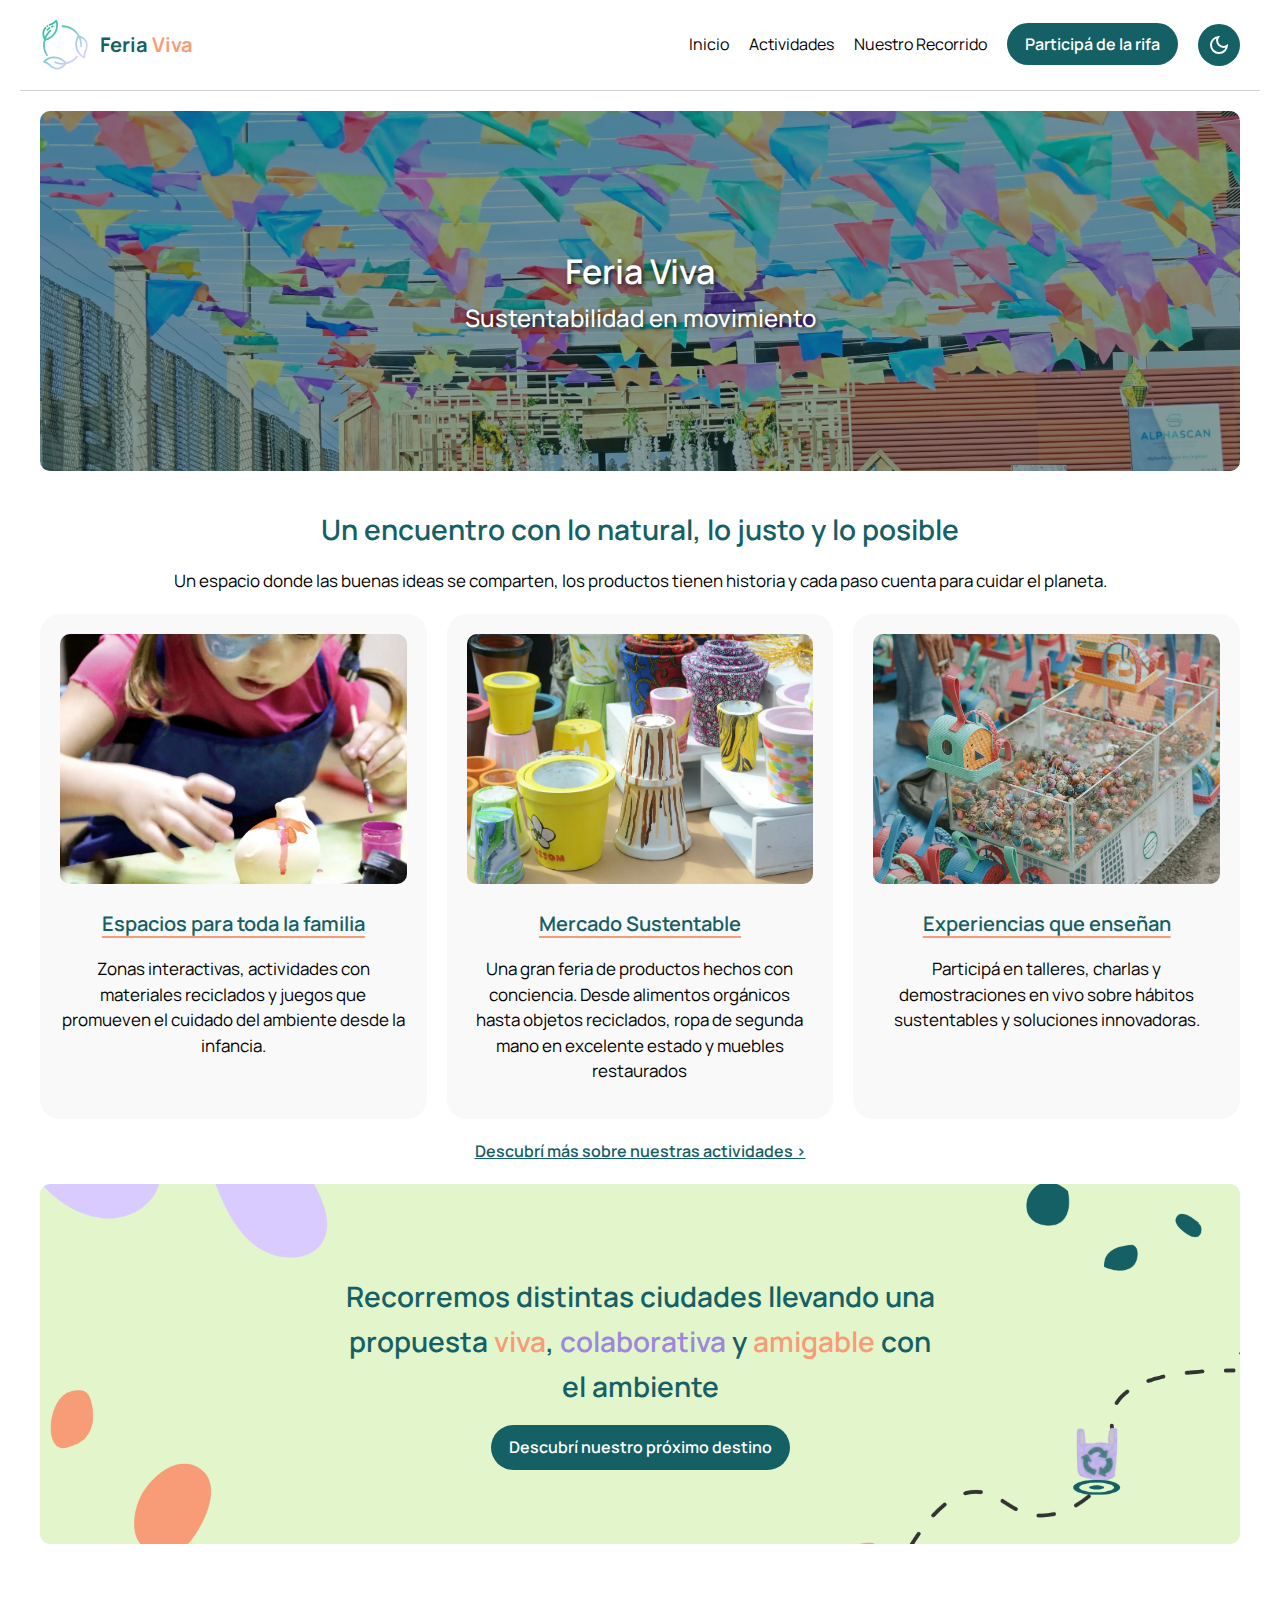
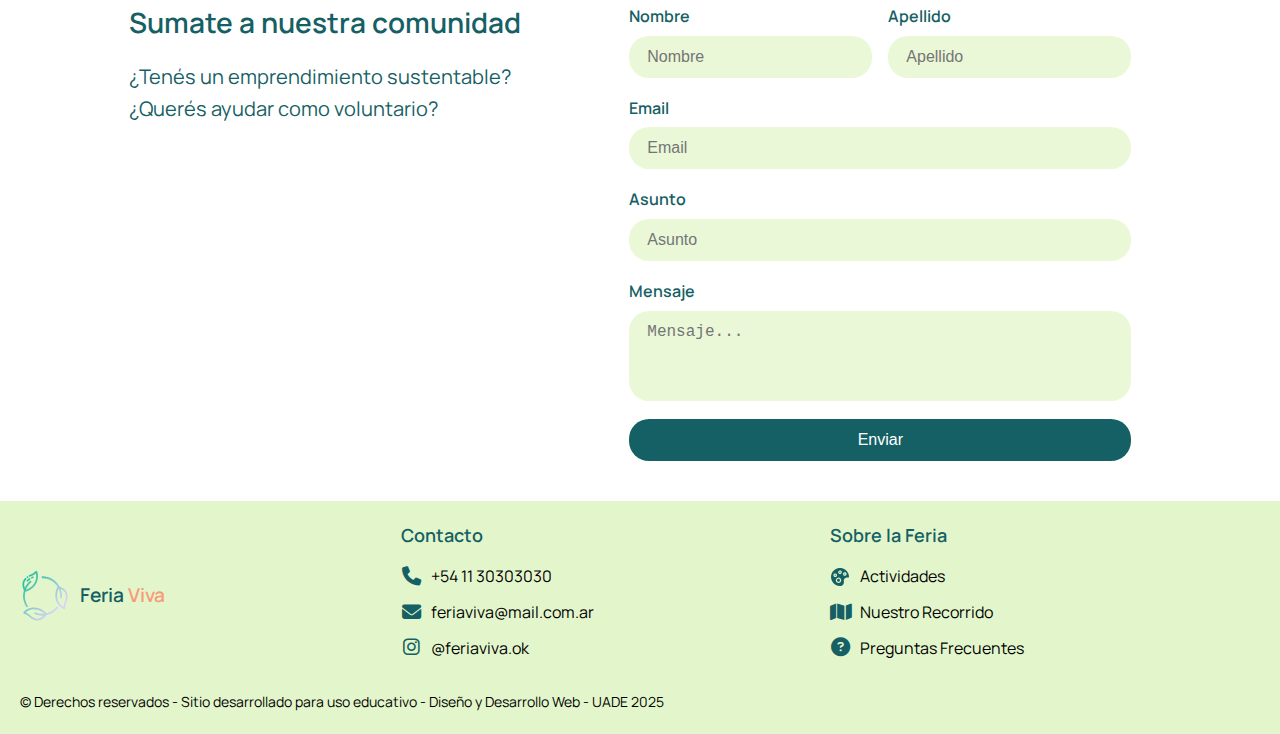
<file: index.html>
<!DOCTYPE html>
<html lang="es">
  <head>
    <meta charset="UTF-8" />
    <meta name="viewport" content="width=device-width, initial-scale=1.0" />
    <link rel="stylesheet" href="./css/style.css" />
    <link
      rel="stylesheet"
      href="https://cdnjs.cloudflare.com/ajax/libs/font-awesome/6.5.1/css/all.min.css"
    />
    <script defer src="./js/navbar_responsive.js"></script>
    <script defer src="./js/modo.js"></script>
    <script defer src="./js/form.js"></script>
    <title>Feria Viva</title>
  </head>
  <body>
    <header>
      <a class="logo-container" href="#">
        <img src="./assets/images/logo.svg" alt="Site Logo" />
        <h1>Feria <span class="orange-text">Viva</span></h1>
      </a>
      <div class="nav-container">
        <nav class="navbar" id="navbar">
          <ul>
            <li><a href="./index.html">Inicio</a></li>
            <li><a href="./actividades.html">Actividades</a></li>
            <li>
              <a href="./recorrido.html">Nuestro Recorrido</a>
            </li>
            <li>
              <a href="./rifa.html" class="site-button">Participá de la rifa</a>
            </li>
          </ul>
        </nav>
        <img
          class="dark-mode-button"
          src="./assets/icons/dark_mode_24dp_FFFFFF_FILL0_wght400_GRAD0_opsz24.svg"
          alt="Dark Mode Button"
        />
        <img
          class="light-mode-button"
          src="./assets/icons/light_mode_24dp_F89B77_FILL0_wght400_GRAD0_opsz24.svg"
          alt="Light Mode Button"
        />
        <button class="hamburger" id="hamburger">&#9776;</button>
      </div>
    </header>
    <hr />
    <main>
      <section class="banner main-banner">
        <img src="./assets/images/feria.webp" alt />
        <h2>Feria Viva</h2>
        <p>Sustentabilidad en movimiento</p>
      </section>
      <section class="features-section">
        <h3>Un encuentro con lo natural, lo justo y lo posible</h3>
        <p>
          Un espacio donde las buenas ideas se comparten, los productos tienen
          historia y cada paso cuenta para cuidar el planeta.
        </p>

        <div class="cards">
          <article class="card">
            <img src="./assets/images/niños.webp" alt="Niña pintando" />
            <h4>Espacios para toda la familia</h4>
            <p>
              Zonas interactivas, actividades con materiales reciclados y juegos
              que promueven el cuidado del ambiente desde la infancia.
            </p>
          </article>
          <article class="card">
            <img
              src="./assets/images/stand-3.webp"
              alt="Macetas pintadas a mano"
            />
            <h4>Mercado Sustentable</h4>
            <p>
              Una gran feria de productos hechos con conciencia. Desde alimentos
              orgánicos hasta objetos reciclados, ropa de segunda mano en
              excelente estado y muebles restaurados
            </p>
          </article>
          <article class="card">
            <img src="./assets/images/stand-2.webp" alt="Caracoles coloridos" />
            <h4>Experiencias que enseñan</h4>
            <p>
              Participá en talleres, charlas y demostraciones en vivo sobre
              hábitos sustentables y soluciones innovadoras.
            </p>
          </article>
        </div>
        <a href="./actividades.html"
          >Descubrí más sobre nuestras actividades ></a
        >
      </section>
      <section class="banner secondary-banner">
        <img
          src="./assets/images/Green Abstract Background Square Pillow (1).png"
          alt="Banner colorido"
        />
        <h3>
          Recorremos distintas ciudades llevando una propuesta
          <span class="orange-text">viva</span>,
          <span class="purple-text">colaborativa</span> y
          <span class="orange-text">amigable</span> con el ambiente
        </h3>
        <a class="site-button" href="./recorrido.html"
          >Descubrí nuestro próximo destino</a
        >
      </section>
      <section class="contact-section">
        <div>
          <h3>Sumate a nuestra comunidad</h3>
          <p>¿Tenés un emprendimiento sustentable?</p>
          <p>¿Querés ayudar como voluntario?</p>
        </div>

        <form class="form" id="contact-form">
          <div class="row">
            <div class="field-group">
              <label for="nombre">Nombre</label>
              <input type="text" id="nombre" placeholder="Nombre" />
            </div>
            <div class="field-group">
              <label for="apellido">Apellido</label>
              <input type="text" id="apellido" placeholder="Apellido" />
            </div>
          </div>
          <div class="field-group">
            <label for="mail">Email</label>
            <input type="text" id="mail" placeholder="Email" />
          </div>
          <div class="field-group">
            <label for="asunto">Asunto</label>
            <input type="text" id="asunto" placeholder="Asunto" />
          </div>
          <div class="field-group">
            <label for="mensaje">Mensaje</label>
            <textarea id="mensaje" placeholder="Mensaje..."></textarea>
          </div>
          <input type="submit" id="enviar" value="Enviar" />
        </form>
      </section>
    </main>
    <footer>
      <div class="footer-container">
        <div class="logo-container">
          <img src="./assets/images/logo.svg" alt="Site Logo" />
          <span>Feria <span class="orange-text">Viva</span></span>
        </div>
        <div class="footer-column">
          <h5>Contacto</h5>
          <ul>
            <li>
              <i class="fa-solid fa-phone"></i>
              <a href="https://wa.me/541130303030" target="_blank"
                >+54 11 30303030</a
              >
            </li>
            <li>
              <i class="fa-solid fa-envelope"></i>
              <a href="mailto:feriaviva@mail.com.ar">feriaviva@mail.com.ar</a>
            </li>
            <li>
              <i class="fa-brands fa-instagram"></i>
              <a href="https://www.instagram.com/feriaviva.ok/" target="_blank"
                >@feriaviva.ok</a
              >
            </li>
          </ul>
        </div>
        <div class="footer-column">
          <h5>Sobre la Feria</h5>
          <ul>
            <li>
              <img
                src="./assets/icons/Paint Palette.svg"
                alt="Actividades"
                class="footer-icon"
              />
              <a href="./actividades.html">Actividades</a>
            </li>
            <li>
              <i class="fa-solid fa-map"></i>
              <a href="./recorrido.html">Nuestro Recorrido</a>
            </li>
            <li>
              <i class="fa-solid fa-circle-question"></i>
              <a href="./faqs.html">Preguntas Frecuentes</a>
            </li>
          </ul>
        </div>
      </div>

      <div class="footer-bottom">
        <p>
          © Derechos reservados - Sitio desarrollado para uso educativo - Diseño
          y Desarrollo Web - UADE 2025
        </p>
      </div>
    </footer>
    <!-- Modal de Error -->
    <div id="modal-error" class="modal" style="display: none">
      <div class="modal-content error">
        <div class="modal-icon">
          <svg
            xmlns="http://www.w3.org/2000/svg"
            height="48"
            width="48"
            fill="#f89b77"
            viewBox="0 0 48 48"
          >
            <path
              d="M24 4a20 20 0 1 0 .001 40.001A20 20 0 0 0 24 4Zm6.05 26.05-2.1 2.1L24 26.1l-3.95 3.95-2.1-2.1L21.9 24l-3.95-3.95 2.1-2.1L24 21.9l3.95-3.95 2.1 2.1L26.1 24l3.95 3.95Z"
            />
          </svg>
        </div>
        <div id="modal-error-text" class="modal-text"></div>
        <button onclick="cerrarModal('modal-error')">Cerrar</button>
      </div>
    </div>

    <!-- Modal de Éxito -->
    <div id="modal-exito" class="modal" style="display: none">
      <div class="modal-content success">
        <div class="modal-icon">
          <svg
            xmlns="http://www.w3.org/2000/svg"
            height="48"
            width="48"
            viewBox="0 0 48 48"
            fill="#156064"
          >
            <path
              d="M24 4a20 20 0 1 0 0 40 20 20 0 0 0 0-40Zm-2.25 26.3L14.7 23.25l2.1-2.1 4.95 4.95 9.45-9.45 2.1 2.1Z"
            />
          </svg>
        </div>
        <div class="modal-text">¡El formulario fue enviado con éxito!</div>
        <button onclick="cerrarModal('modal-exito')">Cerrar</button>
      </div>
    </div>
  </body>
</html>
</file>
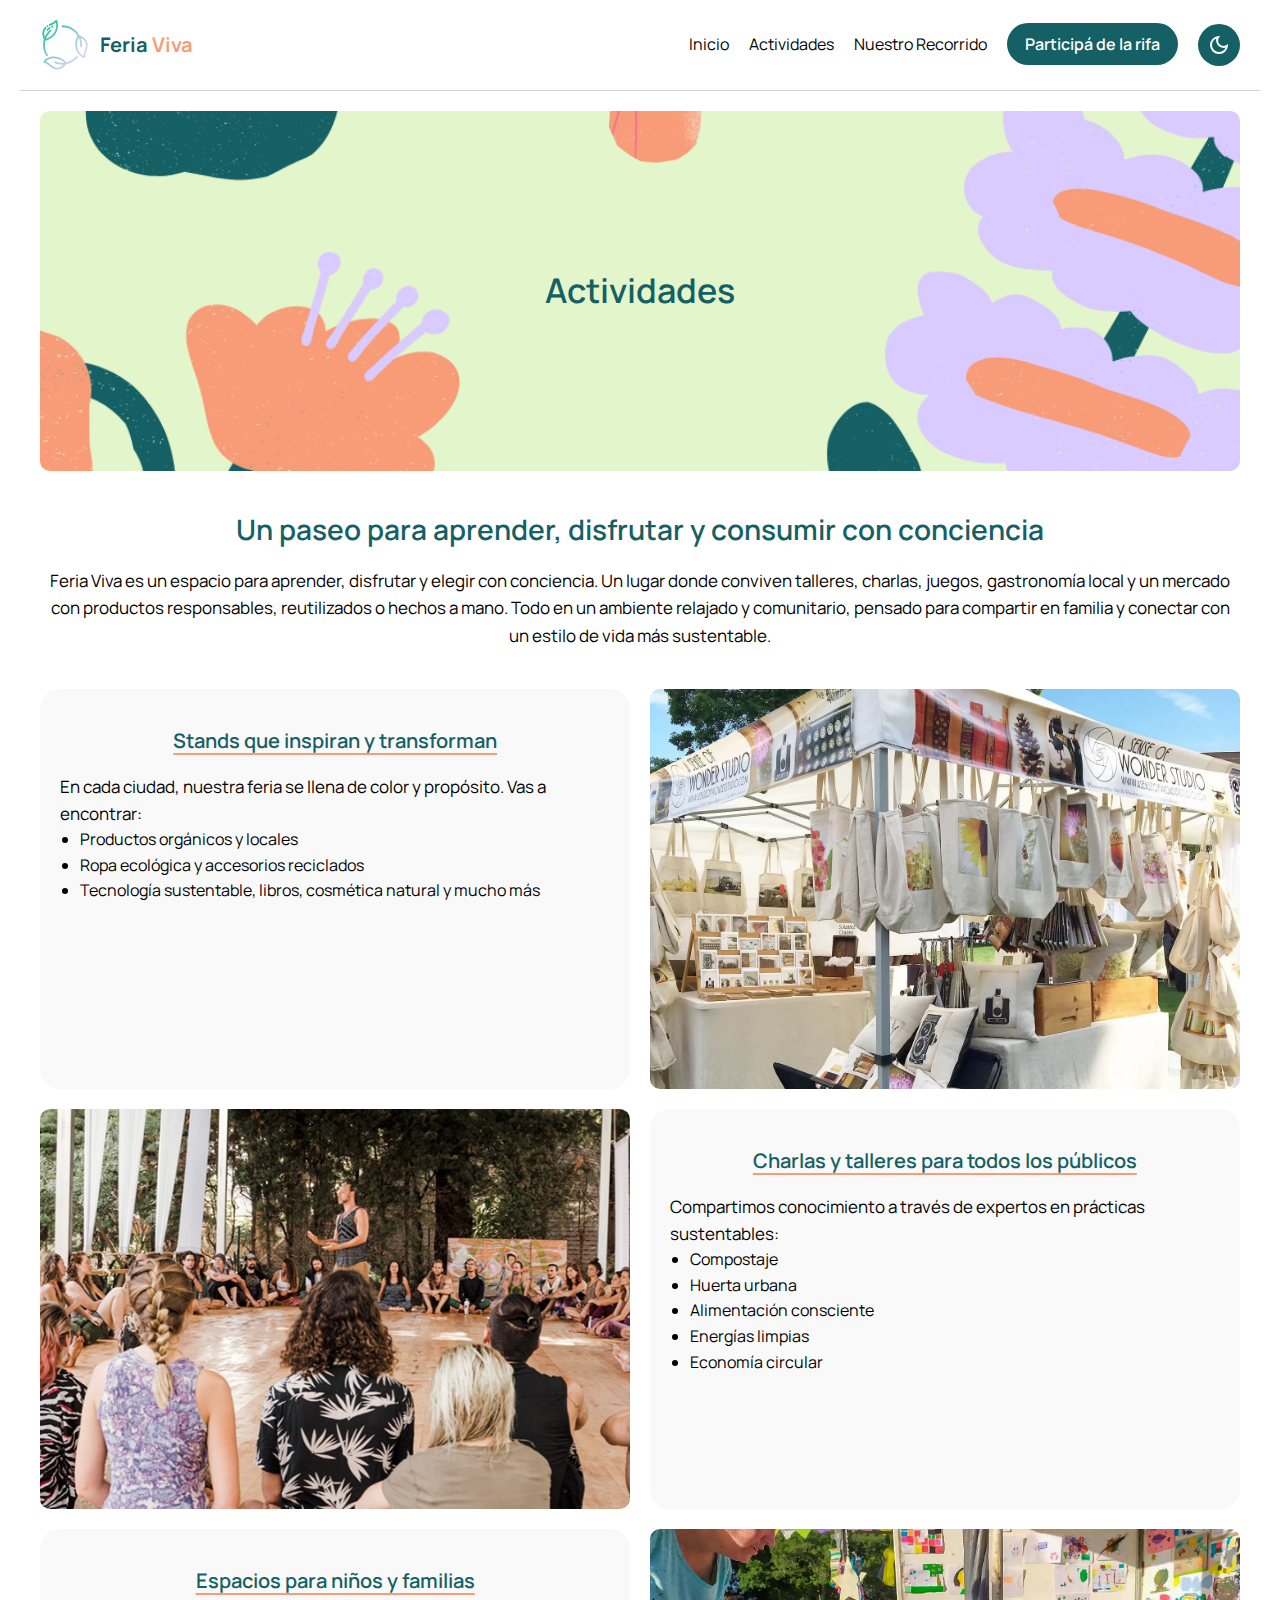
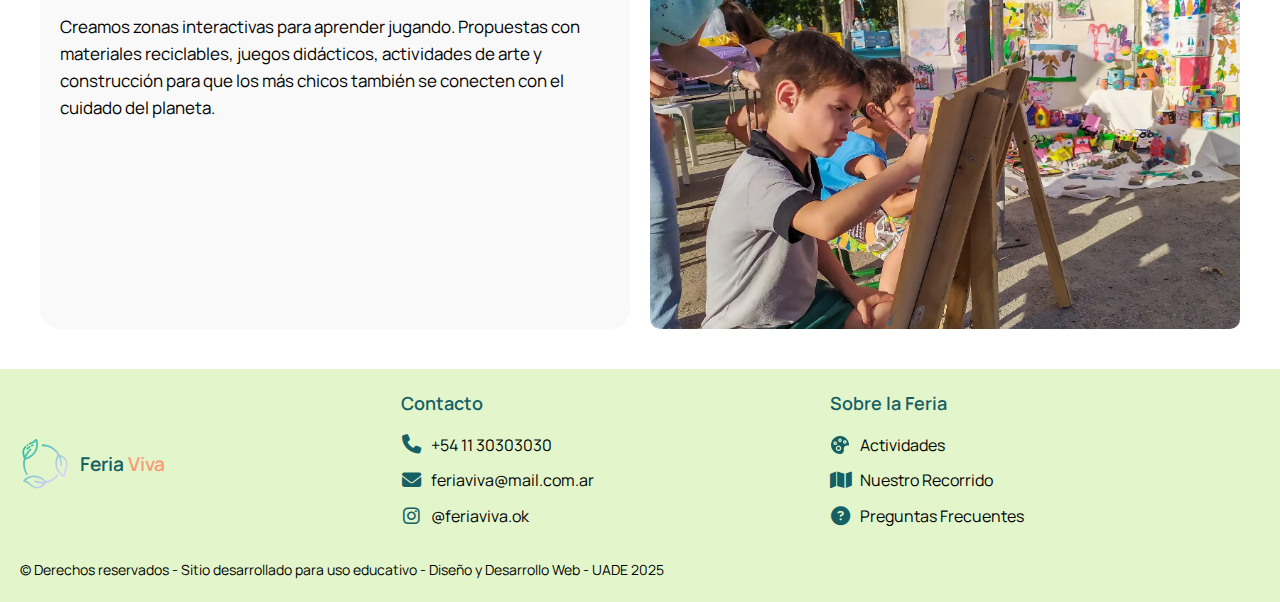
<file: actividades.html>
<!DOCTYPE html>
<html lang="es">
  <head>
    <meta charset="UTF-8" />
    <meta name="viewport" content="width=device-width, initial-scale=1.0" />
    <link rel="stylesheet" href="./css/style.css" />
    <link
      rel="stylesheet"
      href="https://cdnjs.cloudflare.com/ajax/libs/font-awesome/6.5.1/css/all.min.css"
    />
    <script defer src="./js/navbar_responsive.js"></script>
    <script defer src="./js/modo.js"></script>
    <title>Feria Viva | Actividades</title>
  </head>
  <body>
    <header>
      <a class="logo-container" href="./index.html">
        <img src="./assets/images/logo.svg" alt="Site Logo" />
        <h1>Feria <span>Viva</span></h1>
      </a>
      <div class="nav-container">
        <nav class="navbar" id="navbar">
          <ul>
            <li><a href="./index.html">Inicio</a></li>
            <li><a href="./actividades.html">Actividades</a></li>
            <li>
              <a href="./recorrido.html">Nuestro Recorrido</a>
            </li>
            <li>
              <a href="./rifa.html" class="site-button">Participá de la rifa</a>
            </li>
          </ul>
        </nav>
        <img
          class="dark-mode-button"
          src="./assets/icons/dark_mode_24dp_FFFFFF_FILL0_wght400_GRAD0_opsz24.svg"
          alt="Dark Mode Button"
        />
        <img
          class="light-mode-button"
          src="./assets/icons/light_mode_24dp_F89B77_FILL0_wght400_GRAD0_opsz24.svg"
          alt="Light Mode Button"
        />
        <button class="hamburger" id="hamburger">&#9776;</button>
      </div>
    </header>
    <hr />
    <main class="actividades">
      <!-- Banner con imagen decorativa y título -->
      <section class="banner">
        <img src="./assets/images/Pink Green L.png" alt="Banner floral" />
        <h2>Actividades</h2>
      </section>

      <!-- Intro -->
      <section class="intro-actividades container">
        <h3>Un paseo para aprender, disfrutar y consumir con conciencia</h3>
        <p>
          Feria Viva es un espacio para aprender, disfrutar y elegir con
          conciencia. Un lugar donde conviven talleres, charlas, juegos,
          gastronomía local y un mercado con productos responsables,
          reutilizados o hechos a mano. Todo en un ambiente relajado y
          comunitario, pensado para compartir en familia y conectar con un
          estilo de vida más sustentable.
        </p>
      </section>

      <!-- Grilla de actividades -->
      <section class="grilla-actividades container">
        <!-- Card 1 -->
        <div class="actividadades-card reverse">
          <article class="actividad">
            <h4>Stands que inspiran y transforman</h4>
            <p>
              En cada ciudad, nuestra feria se llena de color y propósito. Vas a
              encontrar:
            </p>
            <ul>
              <li>Productos orgánicos y locales</li>
              <li>Ropa ecológica y accesorios reciclados</li>
              <li>
                Tecnología sustentable, libros, cosmética natural y mucho más
              </li>
            </ul>
          </article>
          <figure class="actividad-img">
            <img
              src="./assets/images/stand.webp"
              alt="Stands sustentables con bolsos"
            />
          </figure>
        </div>
        <!-- Card 2 -->
        <div class="actividadades-card">
          <figure class="actividad-img">
            <img src="./assets/images/reunion.jpg" alt="Charla en ronda" />
          </figure>
          <article class="actividad">
            <h4>Charlas y talleres para todos los públicos</h4>
            <p>
              Compartimos conocimiento a través de expertos en prácticas
              sustentables:
            </p>
            <ul>
              <li>Compostaje</li>
              <li>Huerta urbana</li>
              <li>Alimentación consciente</li>
              <li>Energías limpias</li>
              <li>Economía circular</li>
            </ul>
          </article>
        </div>
        <!-- Card 3 -->
        <div class="actividadades-card reverse">
          <article class="actividad">
            <h4>Espacios para niños y familias</h4>
            <p>
              Creamos zonas interactivas para aprender jugando. Propuestas con
              materiales reciclables, juegos didácticos, actividades de arte y
              construcción para que los más chicos también se conecten con el
              cuidado del planeta.
            </p>
          </article>
          <figure class="actividad-img">
            <img
              src="./assets/images/niños-2.webp"
              alt="Niños pintando y jugando al aire libre"
            />
          </figure>
        </div>
      </section>
    </main>
    <footer>
      <div class="footer-container">
        <div class="logo-container">
          <img src="./assets/images/logo.svg" alt="Site Logo" />
          <span>Feria <span class="orange-text">Viva</span></span>
        </div>
        <div class="footer-column">
          <h5>Contacto</h5>
          <ul>
            <li>
              <i class="fa-solid fa-phone"></i>
              <a href="https://wa.me/541130303030" target="_blank"
                >+54 11 30303030</a
              >
            </li>
            <li>
              <i class="fa-solid fa-envelope"></i>
              <a href="mailto:feriaviva@mail.com.ar">feriaviva@mail.com.ar</a>
            </li>
            <li>
              <i class="fa-brands fa-instagram"></i>
              <a href="https://www.instagram.com/feriaviva.ok/" target="_blank"
                >@feriaviva.ok</a
              >
            </li>
          </ul>
        </div>
        <div class="footer-column">
          <h5>Sobre la Feria</h5>
          <ul>
            <li>
              <img
                src="./assets/icons/Paint Palette.svg"
                alt="Actividades"
                class="footer-icon"
              />
              <a href="./actividades.html">Actividades</a>
            </li>
            <li>
              <i class="fa-solid fa-map"></i>
              <a href="./recorrido.html">Nuestro Recorrido</a>
            </li>
            <li>
              <i class="fa-solid fa-circle-question"></i>
              <a href="./faqs.html">Preguntas Frecuentes</a>
            </li>
          </ul>
        </div>
      </div>

      <div class="footer-bottom">
        <p>
          © Derechos reservados - Sitio desarrollado para uso educativo - Diseño
          y Desarrollo Web - UADE 2025
        </p>
      </div>
    </footer>
  </body>
</html>
</file>
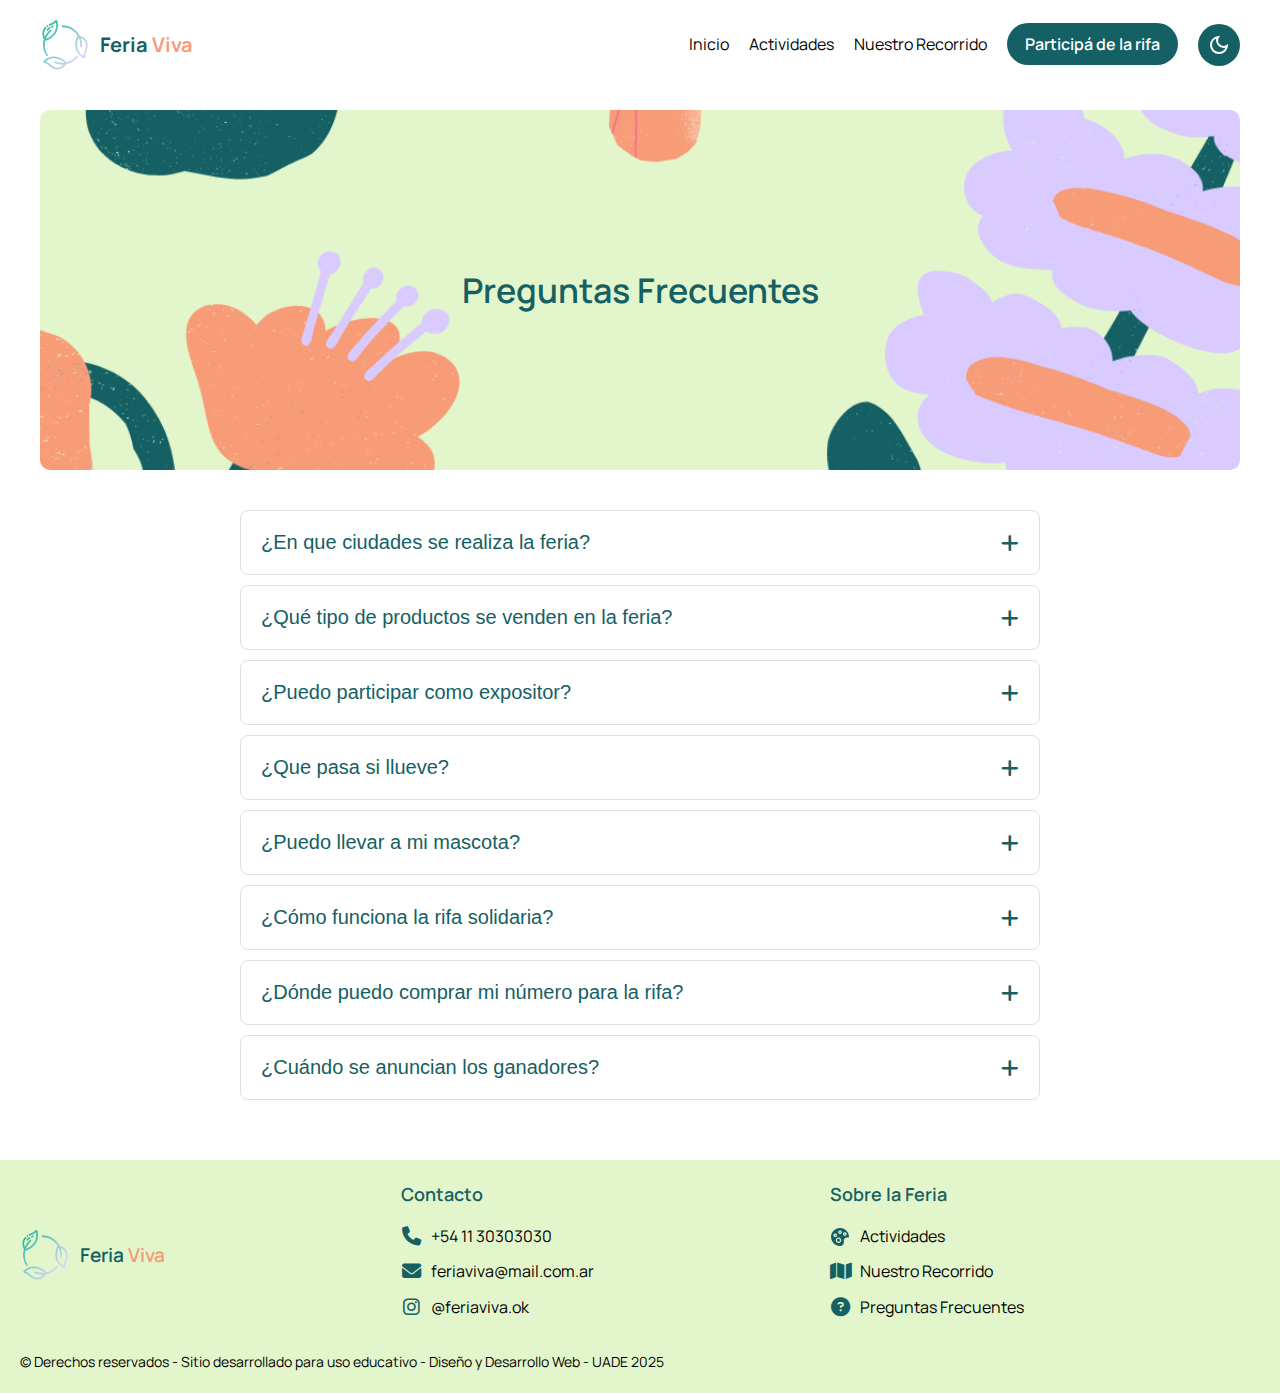
<file: faqs.html>
<!DOCTYPE html>
<html lang="es">
  <head>
    <meta charset="UTF-8" />
    <meta name="viewport" content="width=device-width, initial-scale=1.0" />
    <link rel="stylesheet" href="./css/style.css" />
    <link
      rel="stylesheet"
      href="https://cdnjs.cloudflare.com/ajax/libs/font-awesome/6.5.1/css/all.min.css"
    />
    <script defer src="./js/navbar_responsive.js"></script>
    <script defer src="./js/modo.js"></script>
    <script defer src="./js/accordion.js"></script>
    <title>Feria Viva | FAQS</title>
  </head>
  <body>
    <header>
      <a class="logo-container" href="#">
        <img src="./assets/images/logo.svg" alt="Site Logo" />
        <h1>Feria <span>Viva</span></h1>
      </a>
      <div class="nav-container">
        <nav class="navbar" id="navbar">
          <ul>
            <li><a href="./index.html">Inicio</a></li>
            <li><a href="./actividades.html">Actividades</a></li>
            <li>
              <a href="./recorrido.html">Nuestro Recorrido</a>
            </li>
            <li>
              <a href="./rifa.html" class="site-button">Participá de la rifa</a>
            </li>
          </ul>
        </nav>
        <img
          class="dark-mode-button"
          src="./assets/icons/dark_mode_24dp_FFFFFF_FILL0_wght400_GRAD0_opsz24.svg"
          alt="Dark Mode Button"
        />
        <img
          class="light-mode-button"
          src="./assets/icons/light_mode_24dp_F89B77_FILL0_wght400_GRAD0_opsz24.svg"
          alt="Light Mode Button"
        />
        <button class="hamburger" id="hamburger">&#9776;</button>
      </div>
    </header>
    <main>
      <section class="banner">
        <img src="./assets/images/Pink Green L.png" alt="Banner floral" />
        <h2>Preguntas Frecuentes</h2>
      </section>
      <section class="container py-5">
        <div class="faqs-container">
          <div class="accordion">
            <div class="accordion-item">
              <button class="accordion-button">
                ¿En que ciudades se realiza la feria?
                <i class="accordion-icon fa-solid fa-plus"></i>
              </button>
              <div class="accordion-content">
                <p>
                  Cada mes nos trasladamos a una ciudad distinta de la provincia
                  de Buenos Aires. Podés ver el calendario completo en la
                  sección "Nuestro Recorrido".
                </p>
              </div>
            </div>

            <div class="accordion-item">
              <button class="accordion-button">
                ¿Qué tipo de productos se venden en la feria?
                <i class="accordion-icon fa-solid fa-plus"></i>
              </button>
              <div class="accordion-content">
                <p>
                  Vas a encontrar productos orgánicos, ecológicos, hechos a
                  mano, reciclados, de segunda mano y tecnología sustentable.
                  Todos los stands están comprometidos con el consumo
                  responsable.
                </p>
              </div>
            </div>

            <div class="accordion-item">
              <button class="accordion-button">
                ¿Puedo participar como expositor?
                <i class="accordion-icon fa-solid fa-plus"></i>
              </button>
              <div class="accordion-content">
                <p>
                  Sí. Si tenés un emprendimiento con enfoque sustentable, podés
                  escribirnos a través del formulario de contacto.
                </p>
              </div>
            </div>

            <div class="accordion-item">
              <button class="accordion-button">
                ¿Que pasa si llueve?
                <i class="accordion-icon fa-solid fa-plus"></i>
              </button>
              <div class="accordion-content">
                <p>
                  En caso de lluvia fuerte, las actividades al aire libre se
                  reprograman o se trasladan a espacios cubiertos si es posible.
                  Cualquier cambio se comunica por nuestras redes y sitio web.
                </p>
              </div>
            </div>

            <div class="accordion-item">
              <button class="accordion-button">
                ¿Puedo llevar a mi mascota?
                <i class="accordion-icon fa-solid fa-plus"></i>
              </button>
              <div class="accordion-content">
                <p>
                  Sí, siempre que esté bajo supervisión y en espacios donde esté
                  permitido por el predio.
                </p>
              </div>
            </div>

            <div class="accordion-item">
              <button class="accordion-button">
                ¿Cómo funciona la rifa solidaria?
                <i class="accordion-icon fa-solid fa-plus"></i>
              </button>
              <div class="accordion-content">
                <p>
                  Cada mes lanzamos una rifa para recaudar fondos destinados a
                  una causa ambiental o social. Los premios están relacionados
                  con productos o experiencias de la feria.
                </p>
              </div>
            </div>

            <div class="accordion-item">
              <button class="accordion-button">
                ¿Dónde puedo comprar mi número para la rifa?
                <i class="accordion-icon fa-solid fa-plus"></i>
              </button>
              <div class="accordion-content">
                <p>
                  Desde la sección "Venta de Rifas Online" podés ver la causa
                  actual, los premios disponibles y comprar tus números de forma
                  segura.
                </p>
              </div>
            </div>

            <div class="accordion-item">
              <button class="accordion-button">
                ¿Cuándo se anuncian los ganadores?
                <i class="accordion-icon fa-solid fa-plus"></i>
              </button>
              <div class="accordion-content">
                <p>
                  Los resultados se publican en nuestras redes y web, y los
                  ganadores también son contactados por correo electrónico.
                </p>
              </div>
            </div>
          </div>
        </div>
      </section>
    </main>
    <footer>
      <div class="footer-container">
        <div class="logo-container">
          <img src="./assets/images/logo.svg" alt="Site Logo" />
          <span>Feria <span class="orange-text">Viva</span></span>
        </div>
        <div class="footer-column">
          <h5>Contacto</h5>
          <ul>
            <li>
              <i class="fa-solid fa-phone"></i>
              <a href="https://wa.me/541130303030" target="_blank"
                >+54 11 30303030</a
              >
            </li>
            <li>
              <i class="fa-solid fa-envelope"></i>
              <a href="mailto:feriaviva@mail.com.ar">feriaviva@mail.com.ar</a>
            </li>
            <li>
              <i class="fa-brands fa-instagram"></i>
              <a href="https://www.instagram.com/feriaviva.ok/" target="_blank"
                >@feriaviva.ok</a
              >
            </li>
          </ul>
        </div>

        <div class="footer-column">
          <h5>Sobre la Feria</h5>
          <ul>
            <li>
              <img
                src="./assets/icons/Paint Palette.svg"
                alt="Actividades"
                class="footer-icon"
              />
              <a href="./actividades.html">Actividades</a>
            </li>
            <li>
              <i class="fa-solid fa-map"></i>
              <a href="./recorrido.html">Nuestro Recorrido</a>
            </li>
            <li>
              <i class="fa-solid fa-circle-question"></i>
              <a href="./faqs.html">Preguntas Frecuentes</a>
            </li>
          </ul>
        </div>
      </div>

      <div class="footer-bottom">
        <p>
          © Derechos reservados - Sitio desarrollado para uso educativo - Diseño
          y Desarrollo Web - UADE 2025
        </p>
      </div>
    </footer>
  </body>
</html>
</file>
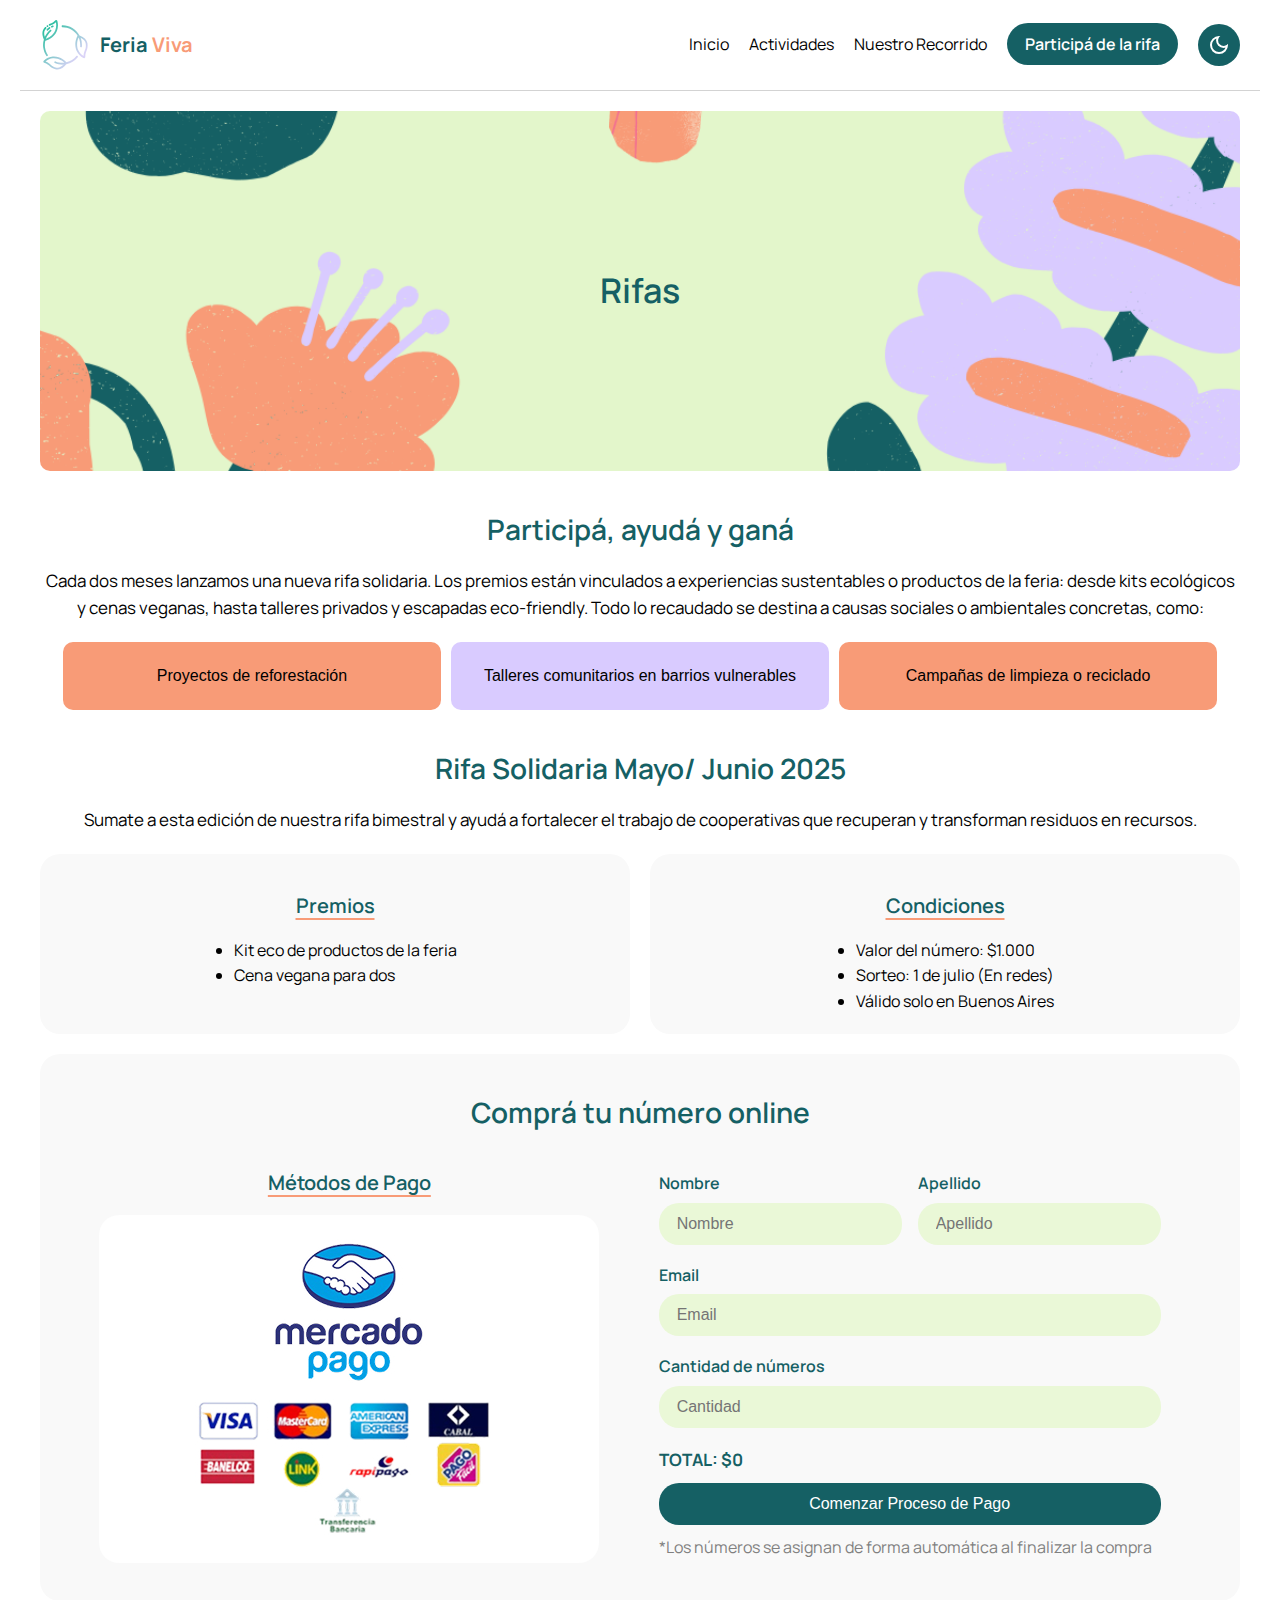
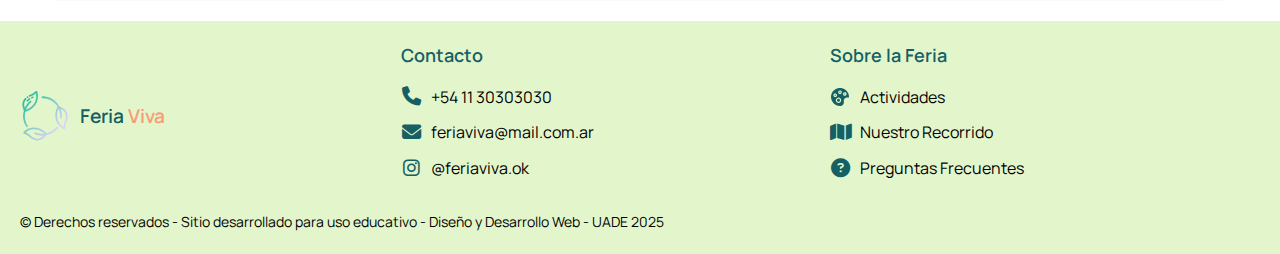
<file: rifa.html>
<!DOCTYPE html>
<html lang="es">
  <head>
    <meta charset="UTF-8" />
    <meta name="viewport" content="width=device-width, initial-scale=1.0" />
    <link rel="stylesheet" href="./css/style.css" />
    <link
      rel="stylesheet"
      href="https://cdnjs.cloudflare.com/ajax/libs/font-awesome/6.5.1/css/all.min.css"
    />
    <script defer src="./js/navbar_responsive.js"></script>
    <script defer src="./js/modo.js"></script>
    <script defer src="./js/rifa-form.js"></script>
    <title>Feria Viva | Rifa</title>
  </head>
  <body>
    <header>
      <a class="logo-container" href="./index.html">
        <img src="./assets/images/logo.svg" alt="Site Logo" />
        <h1>Feria <span>Viva</span></h1>
      </a>
      <div class="nav-container">
        <nav class="navbar" id="navbar">
          <ul>
            <li><a href="./index.html">Inicio</a></li>
            <li><a href="./actividades.html">Actividades</a></li>
            <li>
              <a href="./recorrido.html">Nuestro Recorrido</a>
            </li>
            <li>
              <a href="./rifa.html" class="site-button">Participá de la rifa</a>
            </li>
          </ul>
        </nav>

        <img
          class="dark-mode-button"
          src="./assets/icons/dark_mode_24dp_FFFFFF_FILL0_wght400_GRAD0_opsz24.svg"
          alt="Dark Mode Button"
        />
        <img
          class="light-mode-button"
          src="./assets/icons/light_mode_24dp_F89B77_FILL0_wght400_GRAD0_opsz24.svg"
          alt="Light Mode Button"
        />
        <button class="hamburger" id="hamburger">&#9776;</button>
      </div>
    </header>
    <hr />
    <main>
      <section class="banner">
        <img src="./assets/images/Pink Green L.png" alt="Banner floral" />
        <h2>Rifas</h2>
      </section>
      <section>
        <div class="titulo-y-texto">
          <h3>Participá, ayudá y ganá</h3>
          <p class="intro">
            Cada dos meses lanzamos una nueva rifa solidaria. Los premios están
            vinculados a experiencias sustentables o productos de la feria:
            desde kits ecológicos y cenas veganas, hasta talleres privados y
            escapadas eco-friendly. Todo lo recaudado se destina a causas
            sociales o ambientales concretas, como:
          </p>
        </div>
        <div class="cta-buttons">
          <button class="orange-bg info-panel">
            Proyectos de reforestación
          </button>
          <button class="purple-bg info-panel">
            Talleres comunitarios en barrios vulnerables
          </button>
          <button class="orange-bg info-panel">
            Campañas de limpieza o reciclado
          </button>
        </div>
      </section>
      <section>
        <div class="titulo-y-texto">
          <h3>Rifa Solidaria Mayo/ Junio 2025</h3>
          <p class="intro">
            Sumate a esta edición de nuestra rifa bimestral y ayudá a fortalecer
            el trabajo de cooperativas que recuperan y transforman residuos en
            recursos.
          </p>
        </div>
        <div class="info-boxes">
          <div class="feature-card">
            <h4>Premios</h4>
            <ul>
              <li>Kit eco de productos de la feria</li>
              <li>Cena vegana para dos</li>
            </ul>
          </div>
          <div class="feature-card">
            <h4>Condiciones</h4>
            <ul>
              <li>Valor del número: $1.000</li>
              <li>Sorteo: 1 de julio (En redes)</li>
              <li>Válido solo en Buenos Aires</li>
            </ul>
          </div>
        </div>
      </section>
      <section class="rifa-form-section">
        <h3>Comprá tu número online</h3>
        <div>
          <div class="payment-methods">
            <h4>Métodos de Pago</h4>
            <img
              src="./assets/images/metodos_de_pago.jpg"
              alt="Métodos de pago"
            />
          </div>

          <form class="form" id="form">
            <div class="row">
              <div class="field-group">
                <label for="nombre">Nombre</label>
                <input type="text" id="nombre" placeholder="Nombre" />
              </div>
              <div class="field-group">
                <label for="apellido">Apellido</label>
                <input type="text" id="apellido" placeholder="Apellido" />
              </div>
            </div>
            <div class="field-group">
              <label for="email">Email</label>
              <input type="text" id="email" placeholder="Email" />
            </div>
            <div class="field-group">
              <label for="cantidad_rifas">Cantidad de números</label>
              <input type="number" id="cantidad_rifas" placeholder="Cantidad" />
            </div>
            <p><strong>TOTAL: $0</strong></p>
            <input type="submit" value="Comenzar Proceso de Pago" />
            <span
              >*Los números se asignan de forma automática al finalizar la
              compra</span
            >
          </form>
        </div>
      </section>
    </main>
    <footer>
      <div class="footer-container">
        <div class="logo-container">
          <img src="./assets/images/logo.svg" alt="Site Logo" />
          <span>Feria <span class="orange-text">Viva</span></span>
        </div>
        <div class="footer-column">
          <h5>Contacto</h5>
          <ul>
            <li>
              <i class="fa-solid fa-phone"></i>
              <a href="https://wa.me/541130303030" target="_blank"
                >+54 11 30303030</a
              >
            </li>
            <li>
              <i class="fa-solid fa-envelope"></i>
              <a href="mailto:feriaviva@mail.com.ar">feriaviva@mail.com.ar</a>
            </li>
            <li>
              <i class="fa-brands fa-instagram"></i>
              <a href="https://www.instagram.com/feriaviva.ok/" target="_blank"
                >@feriaviva.ok</a
              >
            </li>
          </ul>
        </div>

        <div class="footer-column">
          <h5>Sobre la Feria</h5>
          <ul>
            <li>
              <img
                src="./assets/icons/Paint Palette.svg"
                alt="Actividades"
                class="footer-icon"
              />
              <a href="./actividades.html">Actividades</a>
            </li>
            <li>
              <i class="fa-solid fa-map"></i>
              <a href="./recorrido.html">Nuestro Recorrido</a>
            </li>
            <li>
              <i class="fa-solid fa-circle-question"></i>
              <a href="./faqs.html">Preguntas Frecuentes</a>
            </li>
          </ul>
        </div>
      </div>

      <div class="footer-bottom">
        <p>
          © Derechos reservados - Sitio desarrollado para uso educativo - Diseño
          y Desarrollo Web - UADE 2025
        </p>
      </div>
    </footer>

    <!-- Modal de Error -->
    <div id="modal-error" class="modal" style="display: none">
      <div class="modal-content error">
        <div class="modal-icon">
          <svg
            xmlns="http://www.w3.org/2000/svg"
            height="48"
            width="48"
            fill="#f89b77"
            viewBox="0 0 48 48"
          >
            <path
              d="M24 4a20 20 0 1 0 .001 40.001A20 20 0 0 0 24 4Zm6.05 26.05-2.1 2.1L24 26.1l-3.95 3.95-2.1-2.1L21.9 24l-3.95-3.95 2.1-2.1L24 21.9l3.95-3.95 2.1 2.1L26.1 24l3.95 3.95Z"
            />
          </svg>
        </div>
        <div id="modal-error-text" class="modal-text"></div>
        <button onclick="cerrarModal('modal-error')">Cerrar</button>
      </div>
    </div>

    <!-- Modal de Éxito -->
    <div id="modal-exito" class="modal" style="display: none">
      <div class="modal-content success">
        <div class="modal-icon">
          <svg
            xmlns="http://www.w3.org/2000/svg"
            height="48"
            width="48"
            viewBox="0 0 48 48"
            fill="#156064"
          >
            <path
              d="M24 4a20 20 0 1 0 0 40 20 20 0 0 0 0-40Zm-2.25 26.3L14.7 23.25l2.1-2.1 4.95 4.95 9.45-9.45 2.1 2.1Z"
            />
          </svg>
        </div>
        <div id="modal-exito-text" class="modal-text"></div>
        <button onclick="cerrarModal('modal-exito')">Cerrar</button>
      </div>
    </div>
  </body>
</html>
</file>
<file: css/style.css>
@import url("https://fonts.googleapis.com/css2?family=Manrope:wght@200..800&family=Montserrat:ital,wght@0,100..900;1,100..900&display=swap");

:root {
  --dark-green: #156064;
  --light-green: #e3f6cb;
  --light-purple: #d9cbff;
  --orange: #f89b77;
  --white: #fff;
  --light-gray: #f9f9f9;
  --purple: #9d86dc;
}

* {
  margin: 0;
  padding: 0;
  box-sizing: border-box;
  text-decoration: none;
  list-style-type: none;
}

body {
  font-family: "Manrope";
  display: flex;
  flex-direction: column;
  min-height: 100dvh;
  line-height: 1.6;
}

h2 {
  font-size: 34px;
  font-weight: 600;
  text-align: center;
}

h3 {
  font-size: 28px;
  font-weight: 600;
}

h4 {
  font-size: 20px;
  font-weight: 600;
  text-decoration: underline;
  text-decoration-color: var(--orange);
  text-underline-offset: 5px;
}

h2,
h3,
h4 {
  color: var(--dark-green);
}

h3,
h4 {
  margin: 16px 0;
  text-align: center;
}

p {
  font-size: 17px;
  font-weight: 400;
}

a {
  color: black;
}

.orange-text {
  color: var(--orange);
}

.purple-text {
  color: var(--purple);
}

.orange-bg {
  background-color: var(--orange);
}

.purple-bg {
  background-color: var(--light-purple);
}

header,
main {
  padding: 20px 40px;
}

.logo-container {
  display: flex;
  align-items: center;
  gap: 10px;

  img {
    width: 50px;
    height: 50px;
    object-fit: contain;
  }

  h1 {
    color: var(--dark-green);
    font-size: 20px;

    span {
      color: var(--orange);
    }
  }

  > span {
    font-weight: 600;
    color: var(--dark-green);
    font-size: 1.2rem;
  }
}

header {
  display: flex;
  justify-content: space-between;
  align-items: center;

  position: relative;
}

.nav-container {
  display: flex;
  align-items: center;
  gap: 20px;
}

header nav ul {
  display: flex;
  flex-wrap: wrap;
  gap: 20px;

  a {
    color: black;
  }

  a:hover {
    font-weight: 700;
    transition: font-weight 0.3s ease;
  }
}

.site-button {
  color: var(--white);
  font-weight: 600;
  background-color: var(--dark-green);
  padding: 10px 18px;
  border-radius: 50px;
}

.dark-mode-button,
.light-mode-button {
  border-radius: 50%;
  padding: 9px;
  cursor: pointer;
}

.dark-mode-button {
  background-color: var(--dark-green);
}

.light-mode-button {
  display: none;
}

.hamburger {
  display: none;
}

body > hr {
  margin: 0 20px;
  border: none;
  height: 0.5px;
  background-color: lightgrey;
}

main {
  flex: 1;
}

.banner {
  position: relative;
  height: 30vh;
  display: flex;
  align-items: center;
  justify-content: center;
  flex-direction: column;
  border-radius: 10px;
  overflow: hidden;

  img {
    position: absolute;
    z-index: -10;
    width: 100%;
    height: 100%;
    object-fit: cover;
  }
}

.main-banner {
  height: 30vh;
  position: relative;

  &::before {
    content: "";
    position: absolute;
    inset: 0;
    background-color: #0e3133;
    z-index: -5;
    opacity: 0.5;
  }

  img {
    position: absolute;
    z-index: -10;
    width: 100%;
    height: 100%;
    object-fit: cover;
  }

  p {
    font-size: 24px;
    font-weight: 500;
  }

  h2,
  p {
    color: var(--white);
    text-shadow: 2px 2px 4px rgba(0, 0, 0, 0.7);
    text-align: center;
  }
}

.titulo-y-texto {
  padding: 20px 0;
}

.titulo-y-texto,
.titulo-y-texto p {
  text-align: center;
}

.features-section {
  padding: 20px 0;
  text-align: center;

  a {
    display: block;
    text-align: center;

    color: var(--dark-green);
    font-weight: 600;
    text-decoration: underline;

    &:hover {
      transform: scale(1.05);
      transition: transform 0.3s ease-in-out;
    }
  }
}

.cards {
  padding: 20px 0;
  display: grid;
  grid-template-columns: repeat(auto-fit, minmax(250px, 1fr));
  gap: 20px;

  article {
    background-color: var(--light-gray);
    border-radius: 20px;
    padding: 20px;

    p {
      margin-bottom: 15px;
      line-height: 1.5;
    }

    img {
      border-radius: 10px;
      width: 100%;
      height: 250px;
      object-fit: cover;
    }
  }
}

.banner.secondary-banner {
  h3 {
    max-width: 600px;
  }
}

.contact-section {
  display: flex;
  justify-content: space-evenly;

  padding-top: 40px;

  h2 {
    font-size: 2rem;
    text-align: start;
  }

  p {
    color: var(--dark-green);
    font-size: 20px;
  }
}

.form {
  max-width: 600px;
  padding: 20px;

  label {
    font-weight: 600;
    font-size: 16px;
    color: var(--dark-green);
    margin-bottom: 6px;
  }

  input,
  textarea {
    background: #eaf8d7;
    border: none;
    border-radius: 20px;
    padding: 12px 18px;
    font-size: 1rem;
    color: #5c7f7b;
  }

  textarea {
    min-height: 90px;
    resize: none;
  }
}

.field-group {
  display: flex;
  flex-direction: column;
  flex: 1;
  margin-bottom: 18px;
}

.row {
  display: flex;
  gap: 16px;
}

input[type="submit"] {
  background-color: var(--dark-green);
  color: var(--white);
  border: none;
  padding: 12px 18px;
  width: 100%;
  border-radius: 20px;
  cursor: pointer;

  &:hover {
    background-color: #2b4f4a;
    transition: background-color 0.3s ease-in-out;
  }
}

/* --- ACTIVIDADES.HTML --- */
.intro-actividades {
  padding: 20px 0;
  text-align: center;
}

.grilla-actividades {
  padding-top: 20px;

  .actividadades-card {
    display: flex;
    flex-direction: row;
    gap: 20px;
    margin-bottom: 20px;

    li {
      list-style-type: disc;
      margin-left: 20px;
    }
  }

  .actividad,
  figure {
    width: 50%;
  }

  .actividad {
    padding: 20px;
    background-color: var(--light-gray);
    border-radius: 20px;
  }

  figure {
    height: 400px;

    img {
      width: 100%;
      height: 100%;
      object-fit: cover;
      border-radius: 10px;
      display: block;
    }
  }
}

/* ------- RECORRIDO.HTML -------- */
.galeria-destinos {
  padding: 20px 0;
  display: grid;
  grid-template-columns: repeat(auto-fill, 250px);
  justify-content: space-around;
  gap: 20px;

  > div {
    img {
      width: 100%;
      aspect-ratio: 1 / 1;
      object-fit: cover;
      border-radius: 20px;
      display: block;
    }

    p {
      padding-top: 10px;
      text-align: center;
      font-weight: 600;
    }
  }
}

.calendario {
  padding: 40px 0;
  display: grid;
  grid-template-columns: repeat(3, 1fr);
  justify-content: center;
  width: 100%;

  gap: 16px 24px;
}

.tarjeta-fecha {
  display: flex;
  border-radius: 12px;
  overflow: hidden;
}

.datos-fecha,
.info-evento {
  display: flex;
  flex-direction: column;
  justify-content: center;
  align-items: center;
}

.datos-fecha {
  background-color: var(--dark-green);
  color: var(--white);
  padding: 10px 20px;
  min-width: 120px;
  text-align: center;
}

.info-evento {
  width: 100%;
  background-color: var(--light-purple);
  color: var(--dark-green);
  padding: 10px 20px;
  text-align: left;
}

.info-evento span:first-child {
  font-weight: 600;
  margin-bottom: 5px;
}

.info-evento span {
  display: block;
  text-align: left;
}

.mapa-container {
  border-radius: 20px;
  height: 350px;
  overflow: hidden;

  img {
    width: 100%;
    height: 100%;

    object-fit: cover;
  }
}

/* ----- RIFA.HTML ----- */
.cta-buttons {
  display: flex;
  flex-wrap: wrap;
  justify-content: center;

  gap: 10px;
  width: 100%;

  button {
    width: 31.5%;
  }
}

.info-panel {
  padding: 25px;
  border-radius: 10px;
  border: none;
  font-size: 16px;
}

.info-boxes {
  display: flex;
  gap: 20px;
  flex-wrap: wrap;

  .feature-card {
    flex: 1;
    min-width: 300px;
  }
}

.feature-card {
  background-color: var(--light-gray);
  border-radius: 20px;
  padding: 20px;
  display: flex;
  flex-direction: column;
  align-items: center;

  h3 {
    margin-top: 0;
  }

  ul {
    max-width: fit-content;
  }

  li {
    list-style-type: disc;
    margin-left: 20px;
    width: fit-content;
  }
}

.rifa-form-section {
  background-color: var(--light-gray);
  padding: 20px;
  border-radius: 20px;
  margin-top: 20px;
  > div {
    display: flex;
    justify-content: space-evenly;
  }

  p {
    color: var(--dark-green);
    margin-bottom: 10px;
  }

  span {
    margin-top: 10px;
    display: block;
    color: grey;
  }
}

.payment-methods {
  width: 500px;

  img {
    width: 100%;
    object-fit: contain;
    border-radius: 20px;
  }
}

footer {
  background-color: var(--light-green);
  padding: 20px 20px 0px 20px;
}

.footer-container {
  display: grid;
  grid-template-columns: auto auto auto;
}

.footer-bottom {
  padding: 20px 0;
  p {
    font-size: 14px;
  }
}

.footer-column h5 {
  margin-bottom: 15px;
  font-size: 18px;
  font-weight: 600;
  color: var(--dark-green);
}

.footer-column ul li {
  display: flex;
  align-items: center;
  gap: 10px;
  margin-bottom: 10px;
}

.footer-column ul li i,
.footer-column ul li img.footer-icon {
  font-size: 1.2rem;
  color: var(--dark-green);
  width: 20px;
  height: 20px;
  text-align: center;
}

/********* MODO OSCURO *********/
body.modo-oscuro,
body.modo-oscuro .actividadades-card {
  background-color: #082628;
  color: #e9f4ef;
}

body.modo-oscuro h3,
body.modo-oscuro h4 {
  color: var(--white);
}

body.modo-oscuro .secondary-banner h3 {
  color: var(--dark-green);
}

/* HEADER */
body.modo-oscuro header {
  background-color: var(--light-green);
}

body.modo-oscuro > hr {
  display: none;
}

/* NAV */
body.modo-oscuro .navbar a {
  color: #0e1a17;
}

body.modo-oscuro .site-button {
  background-color: var(--dark-green);
  color: var(--white) !important;
}

/* FOOTER */
body.modo-oscuro footer,
body.modo-oscuro footer p {
  background-color: var(--light-green);
  color: #000;
}

body.modo-oscuro .footer-column a {
  color: #000;
}

/* FORMULARIO */
body.modo-oscuro .form input,
body.modo-oscuro .form textarea {
  background-color: #eaf8d7;
  color: #0e1a17;
}

body.modo-oscuro .form input[type="submit"] {
  background-color: var(--dark-green);
  color: var(--white);

  &:hover {
    background-color: #2b4f4a;
    transition: background-color 0.3s ease-in-out;
  }
}

body.modo-oscuro .rifa-form-section {
  background-color: var(--dark-green);
}

body.modo-oscuro .rifa-form-section input[type="submit"] {
  background-color: #0e1a17;
  color: var(--white);
}

body.modo-oscuro .rifa-form-section span {
  color: var(--white);
}

/* CARDS y FEATURES */
body.modo-oscuro .card,
body.modo-oscuro .actividad,
body.modo-oscuro .feature-card {
  background-color: #156064;
  color: #e9f4ef;
  border-radius: 10px;
}

body.modo-oscuro .banner.main-banner h2,
body.modo-oscuro .main-banner p,
body.modo-oscuro h2,
body.modo-oscuro .card h3,
body.modo-oscuro .actividadades-card h3,
body.modo-oscuro .feature-card h3,
body.modo-oscuro .payment-methods h3,
body.modo-oscuro p,
body.modo-oscuro label,
body.modo-oscuro a {
  color: var(--white);
}

body.modo-oscuro .banner.secondary-banner h2,
body.modo-oscuro .banner h2 {
  color: var(--dark-green);
}

/* BOTONES de MODO */
body.modo-oscuro .dark-mode-button {
  display: none;
}
body.modo-oscuro .light-mode-button {
  display: inline-block;
  background-color: #fff;
  border-radius: 50%;
}

@media (min-width: 992px) {
  .banner {
    height: 40vh;
  }
}

@media (max-width: 850px) {
  .galeria-destinos {
    grid-template-columns: 1fr 1fr 1fr;
  }

  .rifa-form-section {
    > div {
      flex-direction: column;
      justify-content: center;
      align-items: center;
      gap: 20px;
    }
  }
}

/* Ancho para tablets */
@media (max-width: 768px) {
  /* DARK MODE */

  main {
    padding: 20px;
  }
  h2 {
    font-size: 26px;
  }

  h3 {
    font-size: 24px;
  }

  p {
    font-size: 16px;
  }

  .main-banner {
    p {
      font-size: 18px;
    }
  }

  body.modo-oscuro .actividadades-card {
    background-color: var(--dark-green);
  }

  body.modo-oscuro .navbar {
    background-color: #0e1a17;
    a {
      color: white;
    }
  }

  .navbar {
    display: none;
  }

  .navbar.show {
    display: flex;
  }

  .hamburger {
    display: block;
    cursor: pointer;

    background: none;
    border: none;
    font-size: 1.6rem;
    color: black;
  }

  .navbar {
    position: absolute;
    top: 100%;
    left: 0;
    right: 0;
    z-index: 1000;
    padding: 0 20px;
    padding-bottom: 20px;
    background-color: var(--white);
  }

  .navbar ul {
    width: 100%;
    flex-direction: column;
    align-items: center;
    justify-content: center;
    gap: 0;

    li {
      border-top: 1px solid lightgrey;
      width: 100%;

      a {
        display: block;
        width: 100%;

        text-align: center;
        padding: 20px;
      }
    }
  }

  .site-button {
    margin-top: 20px;
    padding: 10px 18px !important;
  }

  .features-section * {
    text-align: center;
  }

  .banner.secondary-banner {
    height: auto;
    padding: 20px;
    text-align: center;

    h2 {
      margin: 0px;
    }
  }

  .contact-section {
    padding-top: 40px;
    flex-direction: column;
    justify-content: center;
    margin: 0 auto;
    gap: 20px;
  }

  .contact-section p {
    text-align: center;
  }

  .form,
  .contact-section h2,
  .contact-section p {
    width: 80%;
    margin: 0 auto;
  }

  .form {
    padding: 0;
  }
  .row {
    flex-direction: column;
    gap: 0;
  }

  /* @media para ACTIVIDADES.HTML */
  .intro-actividades {
    text-align: center;
  }

  .grilla-actividades {
    grid-template-columns: 1fr;
    justify-content: center;
    gap: 20px;

    .actividadades-card {
      display: flex;
      flex-direction: column;
      gap: 0;
      background-color: var(--light-gray);
      border-radius: 20px;
      padding: 20px;

      .actividad,
      figure {
        width: 100%;
      }

      .actividad {
        padding: 0;
      }

      p {
        margin-bottom: 15px;
        line-height: 1.5;
      }

      figure {
        border-radius: 10px;
        max-width: 100%;
        max-height: 250px;
        object-fit: cover;
      }

      li {
        font-size: 14px;
      }
    }

    .reverse {
      display: flex;
      flex-direction: column-reverse;
    }
  }

  /* @media para RECORRIDO.HTML */
  .calendario {
    grid-template-columns: repeat(auto-fill, minmax(300px, 1fr));
  }

  .datos-fecha {
    width: 25%;
  }

  /* @media para RIFAS.HTML */
  .cta-buttons {
    flex-direction: column;
    align-items: center;

    button {
      width: 100%;
    }
  }

  .info-boxes .feature-card {
    min-width: 100%;
  }

  .payment-methods {
    width: 80%;
  }

  /* FOOTER GRAL */
  .footer-container {
    grid-template-columns: 1fr;
    gap: 20px;
  }
}

@media (max-width: 480px) {
  .form,
  .payment-methods,
  .contact-section h2,
  .contact-section p {
    width: 100%;
  }

  .galeria-destinos {
    grid-template-columns: 1fr 1fr;
  }
}

/*MODAL FORMULARIO (validaciones js)*/
.modal {
  position: fixed;
  inset: 0;
  background-color: rgba(0, 0, 0, 0.5);
  display: flex;
  align-items: center;
  justify-content: center;
  z-index: 9999;
}

.modal-content {
  background-color: #fff;
  padding: 2rem 2rem 1.5rem;
  border-radius: 16px;
  text-align: center;
  max-width: 420px;
  font-family: inherit;
  box-shadow: 0 5px 25px rgba(0, 0, 0, 0.2);
  position: relative;
  border-left: 6px solid transparent;
}

body.modo-oscuro .modal-content {
  background-color: #082628;
}

.modal-content.error {
  border-left-color: #f89b77;
}

.modal-content.success {
  border-left-color: #156064;
}

.modal-icon {
  display: flex;
  justify-content: center;
  margin-bottom: 1rem;
}

.modal-icon svg {
  width: 48px;
  height: 48px;
}

.modal-content button {
  margin-top: 1.2rem;
  padding: 0.5rem 1.2rem;
  border: none;
  background-color: var(--dark-green);
  color: white;
  font-weight: 600;
  border-radius: 8px;
  cursor: pointer;
}

.modal-content ul {
  text-align: left;
  padding-left: 1.2rem;
  margin: 1rem 0;
}

.modal-content li {
  margin-bottom: 0.5rem;
  line-height: 1.4;
}

input.error,
textarea.error {
  border: 2px solid #f89b77;
  outline: none;
  background-color: #fff4f0;
}

.mapa-interactivo {
  padding: 2rem;
  text-align: center;
}

.mapa-interactivo p {
  margin-bottom: 1.5rem;
  color: var(--text-color);
}

#mapa-feria {
  border-radius: 8px;
  box-shadow: 0 2px 4px rgba(0, 0, 0, 0.1);
}

.leaflet-popup-content-wrapper {
  border-radius: 8px;
}

.leaflet-popup-content {
  margin: 10px;
  font-family: var(--font-family);
}

.leaflet-popup-content b {
  color: var(--primary-color);
}

.faqs-container {
  max-width: 800px;
  margin: 40px auto;
}

.accordion-item {
  border: 1px solid #e0e0e0;
  margin-bottom: 10px;
  border-radius: 8px;
  overflow: hidden;
}

.accordion-button {
  width: 100%;
  padding: 20px;
  background: none;
  border: none;
  text-align: left;
  font-weight: 500;
  font-size: 20px;
  color: var(--dark-green);
  cursor: pointer;
  display: flex;
  justify-content: space-between;
  gap: 10px;
  align-items: center;
  transition: background-color 0.3s ease;
}

.accordion-button:hover {
  background-color: var(--light-green);
}

.accordion-icon {
  font-size: 20px;
  font-weight: bold;
  transition: transform 0.3s ease;
}

.accordion-content {
  max-height: 0;
  overflow: hidden;
  transition: max-height 0.3s ease-out;
  background-color: var(--white);
}

.accordion-content p {
  padding: 10px 15px;
  margin: 0;
  color: #666;
  line-height: 1.6;
}

.accordion-item.active .accordion-button {
  background-color: var(--light-green);
}

body.modo-oscuro .accordion-item {
  border-color: #444;
}

body.modo-oscuro .accordion-button {
  color: var(--white);
}

body.modo-oscuro .accordion-button:hover {
  background-color: var(--dark-green);
}

body.modo-oscuro .accordion-content {
  background-color: #082628;
}

body.modo-oscuro .accordion-content p {
  color: var(--white);
}

body.modo-oscuro .accordion-item.active .accordion-button {
  background-color: var(--dark-green);
}
</file>
